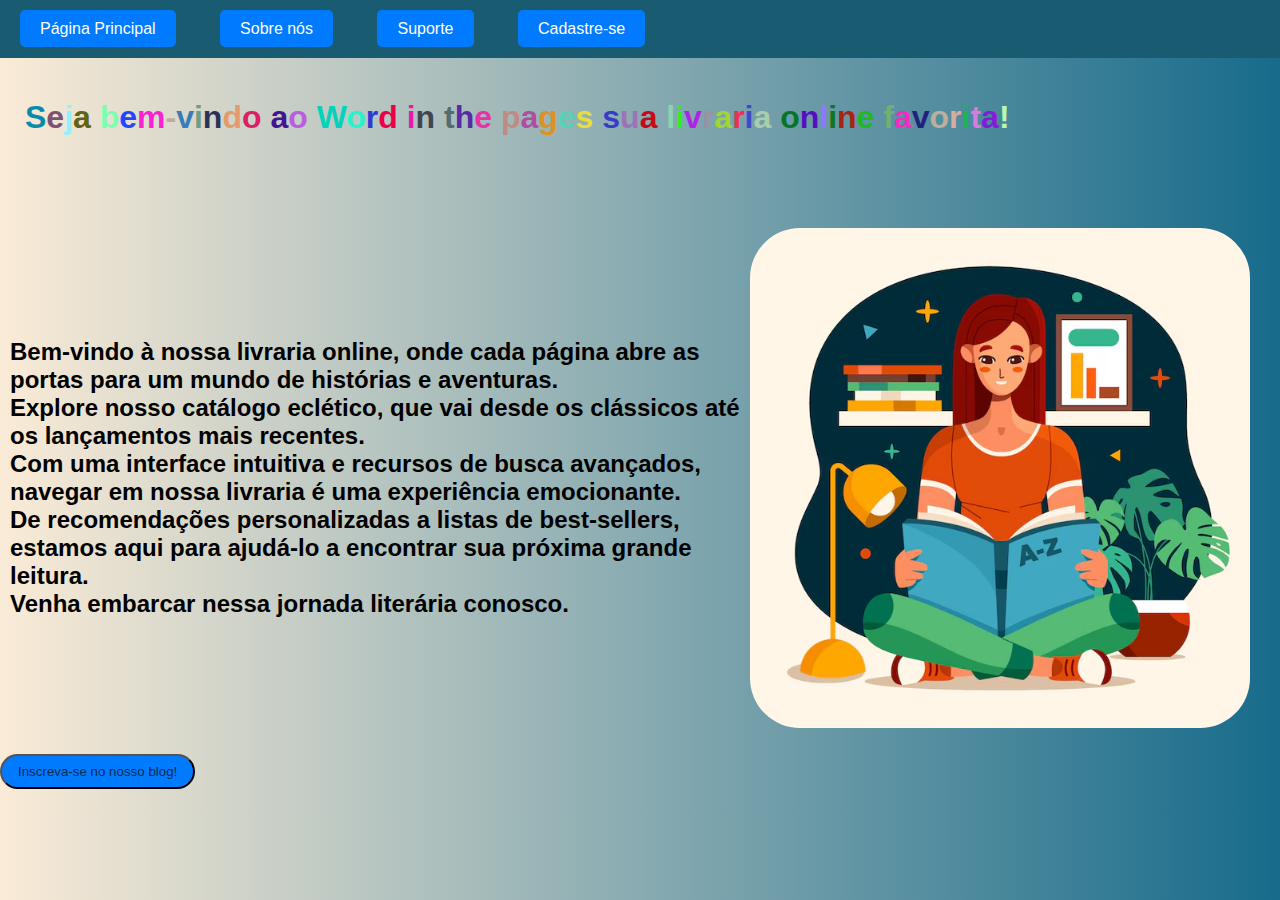
<file: index.html>
<!DOCTYPE html>
<html lang="pt-br">
<head>
    <meta charset="UTF-8">
    <meta name="viewport" content="width=device-width, initial-scale=1.0">
    <link rel="stylesheet" href="style.css">
    <title>Word in the pages</title>
</head>
<body>
    <nav>
        <div class="container">
            <ul>
                <li><a href="index.html" class="btn">Página Principal</a></li>
                <li><a href="sobre.html" class="btn">Sobre nós</a></li>
                <li><a href="suporte.html" class="btn">Suporte</a></li>
                <li><a href="cadastro.html" class="btn">Cadastre-se</a></li>
            </ul>
        </div>
    </nav>

    <div class="container">
        <h1 id="colorful-text">Seja bem-vindo ao Word in the pages sua livraria online favorita!</h1>
    </div>
    
    <main>
        <div class="container1">
            <h2>Bem-vindo à nossa livraria online, onde cada página abre as portas para um mundo de histórias e aventuras.
                <br>
                Explore nosso catálogo eclético, que vai desde os clássicos até os lançamentos mais recentes.
                <br>
                Com uma interface intuitiva e recursos de busca avançados, navegar em nossa livraria é uma experiência emocionante.
                <br>
                De recomendações personalizadas a listas de best-sellers, estamos aqui para ajudá-lo a encontrar sua próxima grande leitura.
                <br>
                Venha embarcar nessa jornada literária conosco.
            </h2>
            <img src="img/ilustracao-de-glossario-desenhada-a-mao_23-2150266887.avif" alt="garota lendo livro">
        </div>
    </main>
    
    <footer> 
        <p><button type="button" onclick="window.location.href='#'">Inscreva-se no nosso blog!</button></p>
    </footer>

    <script src="seu-arquivo-javascript.js"></script>
</body>
</html>
</file>
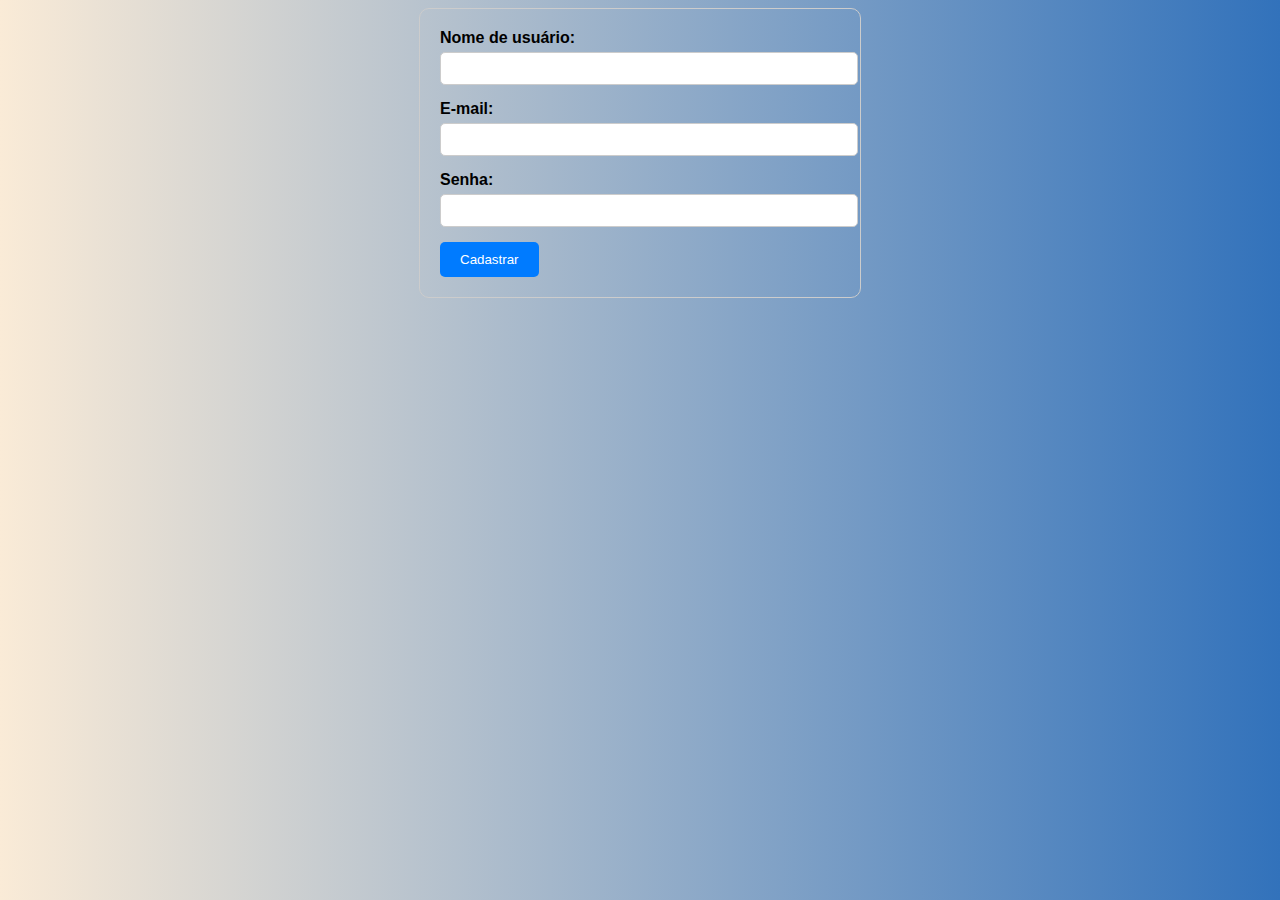
<file: cadastro.html>
<!DOCTYPE html>
<html lang="en">
<head>
    <meta charset="UTF-8">
    <meta name="viewport" content="width=device-width, initial-scale=1.0">
    <title>Cadastre-se</title>
    <style>
        body {
            font-family: 'Franklin Gothic Medium', 'Arial Narrow', Arial, sans-serif;
            background-image: linear-gradient(to left, #3272bb, #FAEBD7);
        }

        form {
            max-width: 400px;
            margin: 0 auto;
            padding: 20px;
            border: 1px solid #ccc;
            border-radius: 10px;
        }

        label {
            display: block;
            margin-bottom: 5px;
            font-weight: bold;
        }

        input[type="text"], input[type="email"], input[type="password"] {
            width: 100%;
            padding: 8px;
            margin-bottom: 15px;
            border: 1px solid #ccc;
            border-radius: 5px;
        }

        input[type="submit"] {
            background-color: #007bff;
            color: #fff;
            border: none;
            border-radius: 5px;
            padding: 10px 20px;
            cursor: pointer;
        }

        input[type="submit"]:hover {
            background-color: #0056b3;
        }
    </style>
</head>
<body>
    <form>
        <label for="username">Nome de usuário:</label>
        <input type="text" id="username" name="username">

        <label for="email">E-mail:</label>
        <input type="email" id="email" name="email">

        <label for="password">Senha:</label>
        <input type="password" id="password" name="password">

        <input type="submit" value="Cadastrar">
    </form>
</body>
</html>
</file>
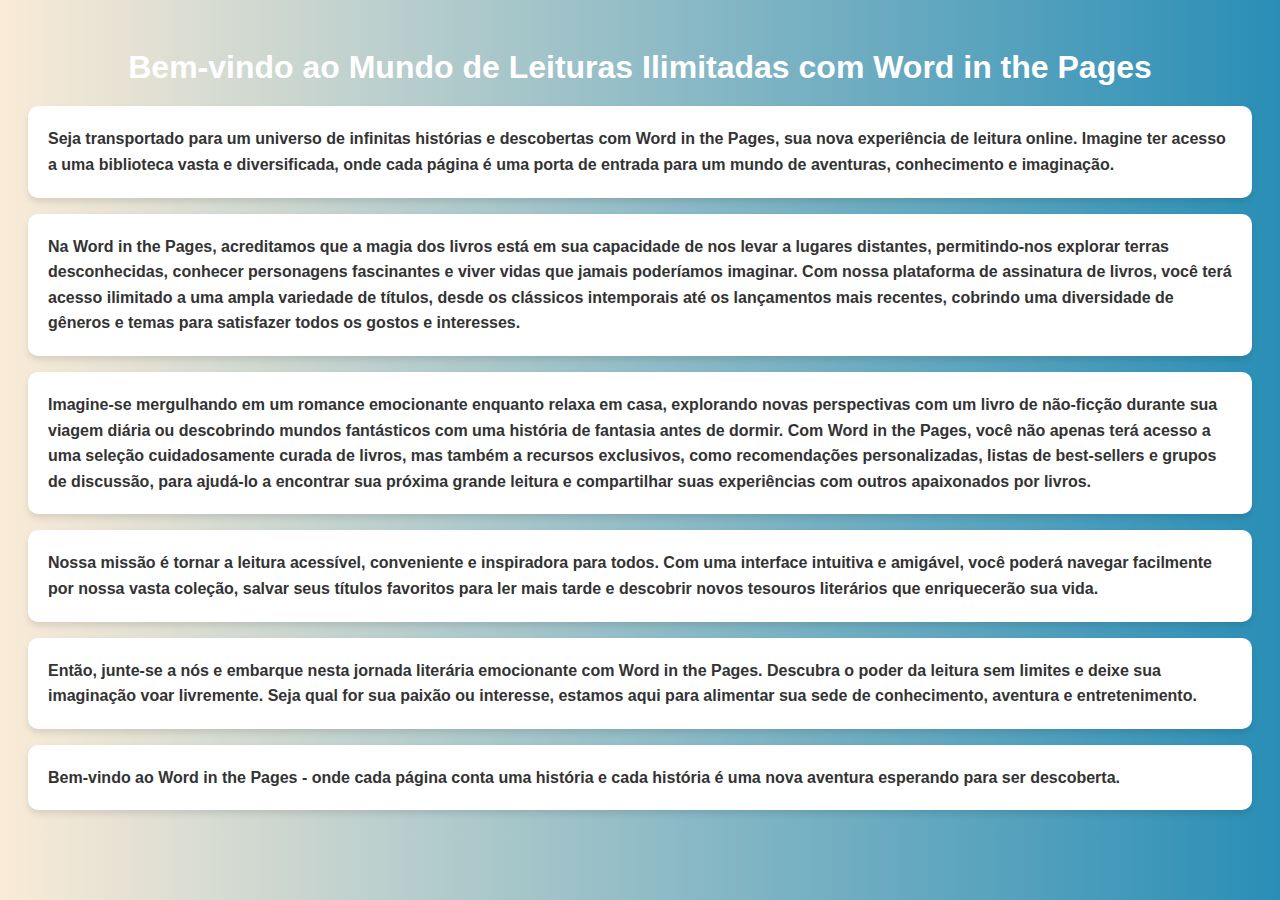
<file: sobre.html>
<!DOCTYPE html>
<html lang="en">
<head>
    <meta charset="UTF-8">
    <meta name="viewport" content="width=device-width, initial-scale=1.0">
    <title>Sobre nós</title>
    <style>
        body {
            font-family: Arial, sans-serif;
            background-image: linear-gradient(to left, #298eb6, #FAEBD7);
            padding: 20px;
        }

        h1 {
            font-family: 'Franklin Gothic Medium', 'Arial Narrow', Arial, sans-serif;
            color: #fff;
            text-align: center;
            margin-bottom: 20px;
        }

        p {
            background-color: #fff;
            padding: 20px;
            border-radius: 10px;
            box-shadow: 0 4px 6px rgba(0, 0, 0, 0.1);
            color: #333;
            line-height: 1.6;
        }

        p:first-of-type {
            margin-top: 0;
        }

        p:last-of-type {
            margin-bottom: 0;
        }
    </style>
</head>
<body>
    <body>
        <h1>Bem-vindo ao Mundo de Leituras Ilimitadas com Word in the Pages</h1>
        <p><strong>Seja transportado para um universo de infinitas histórias e descobertas com Word in the Pages, sua nova experiência de leitura online. Imagine ter acesso a uma biblioteca vasta e diversificada, onde cada página é uma porta de entrada para um mundo de aventuras, conhecimento e imaginação.</strong></p>
        <p><strong>Na Word in the Pages, acreditamos que a magia dos livros está em sua capacidade de nos levar a lugares distantes, permitindo-nos explorar terras desconhecidas, conhecer personagens fascinantes e viver vidas que jamais poderíamos imaginar. Com nossa plataforma de assinatura de livros, você terá acesso ilimitado a uma ampla variedade de títulos, desde os clássicos intemporais até os lançamentos mais recentes, cobrindo uma diversidade de gêneros e temas para satisfazer todos os gostos e interesses.</strong></p>
        <p><strong>Imagine-se mergulhando em um romance emocionante enquanto relaxa em casa, explorando novas perspectivas com um livro de não-ficção durante sua viagem diária ou descobrindo mundos fantásticos com uma história de fantasia antes de dormir. Com Word in the Pages, você não apenas terá acesso a uma seleção cuidadosamente curada de livros, mas também a recursos exclusivos, como recomendações personalizadas, listas de best-sellers e grupos de discussão, para ajudá-lo a encontrar sua próxima grande leitura e compartilhar suas experiências com outros apaixonados por livros.</strong></p>
        <p><strong>Nossa missão é tornar a leitura acessível, conveniente e inspiradora para todos. Com uma interface intuitiva e amigável, você poderá navegar facilmente por nossa vasta coleção, salvar seus títulos favoritos para ler mais tarde e descobrir novos tesouros literários que enriquecerão sua vida.</strong></p>
        <p><strong>Então, junte-se a nós e embarque nesta jornada literária emocionante com Word in the Pages. Descubra o poder da leitura sem limites e deixe sua imaginação voar livremente. Seja qual for sua paixão ou interesse, estamos aqui para alimentar sua sede de conhecimento, aventura e entretenimento.</strong></p>
        <p><strong>Bem-vindo ao Word in the Pages - onde cada página conta uma história e cada história é uma nova aventura esperando para ser descoberta.</strong></p>
    </body>
</html>
</file>
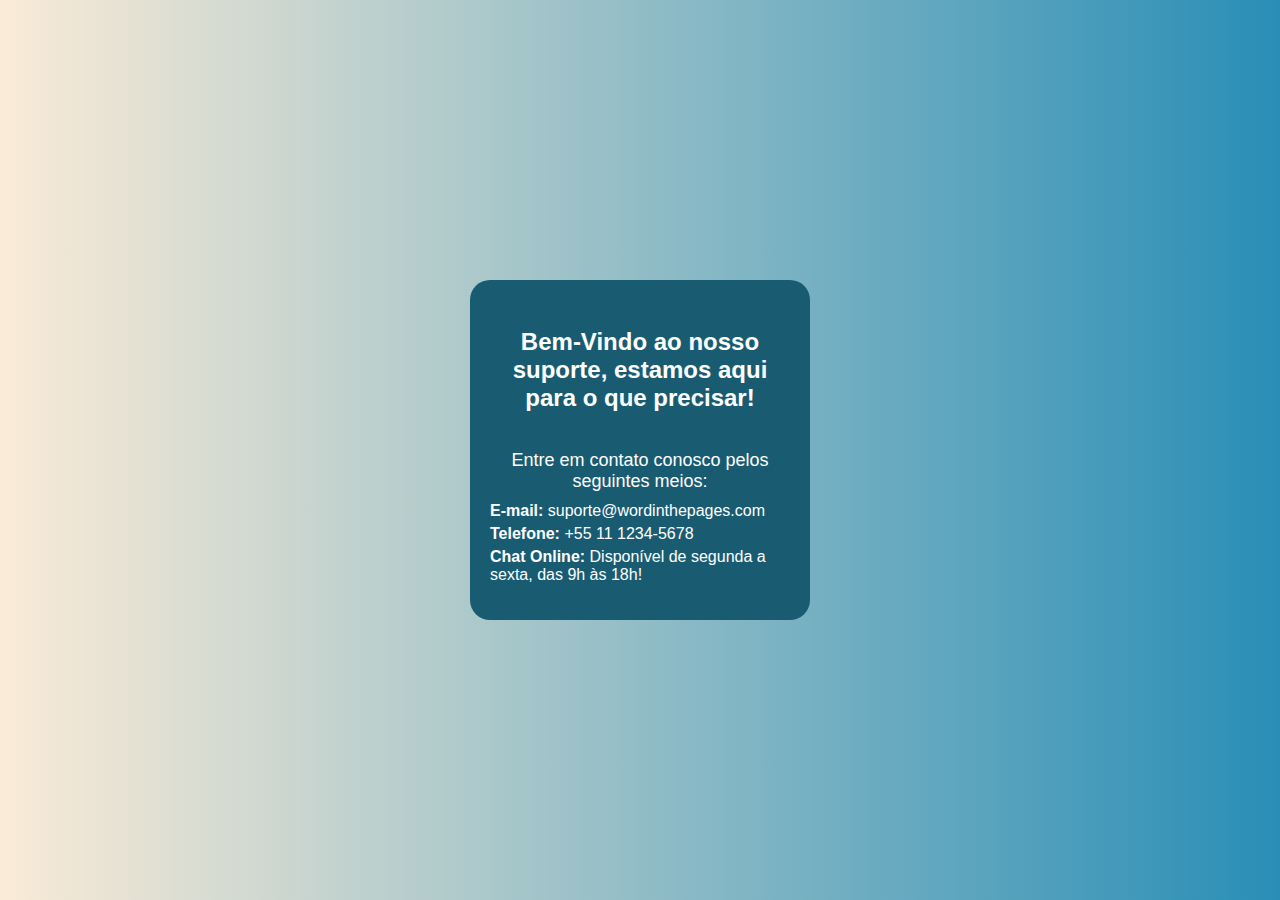
<file: suporte.html>
<!DOCTYPE html>
<html lang="en">
<head>
    <meta charset="UTF-8">
    <meta name="viewport" content="width=device-width, initial-scale=1.0">
    <title>Suporte</title>
    <style>
        body {
            font-family: Arial, sans-serif;
            background-image: linear-gradient(to left, #298eb6, #FAEBD7);
            margin: 0;
            padding: 0;
            display: flex;
            justify-content: center;
            align-items: center;
            height: 100vh;
        }

        .container {
            width: 300px;
            height: 300px;
            background-color: #195c72;
            border-radius: 20px;
            padding: 20px;
            text-align: center;
            color: #fff;
            display: flex;
            flex-direction: column;
            justify-content: center;
            align-items: center;
        }

        .container h1 {
            font-size: 24px;
            margin-bottom: 20px;
        }

        .container p {
            font-size: 18px;
            margin-bottom: 10px;
        }

        .container ul {
            list-style: none;
            padding: 0;
            margin: 0;
            text-align: left;
        }

        .container ul li {
            font-size: 16px;
            margin-bottom: 5px;
        }

        .container strong {
            font-weight: bold;
        }
    </style>
</head>
<body>
    <div class="container">
        <h1>Bem-Vindo ao nosso suporte, estamos aqui para o que precisar!</h1>
        <p>Entre em contato conosco pelos seguintes meios:</p>
        <ul>
            <li><strong>E-mail:</strong> suporte@wordinthepages.com</li>
            <li><strong>Telefone:</strong> +55 11 1234-5678</li>
            <li><strong>Chat Online:</strong> Disponível de segunda a sexta, das 9h às 18h!</li>
        </ul>
    </div>
</body>
</html>
</file>
<file: style.css>
body {
    font-family: Arial, sans-serif;
    background-image: linear-gradient(to left, #176b8b, #FAEBD7);
    padding: 0;
    margin: 0;
    overflow-x: hidden;
}

h1 {
    font-family: 'Franklin Gothic Medium', 'Arial Narrow', Arial, sans-serif;
    margin-left: 5px;
}

.container {
    display: flex;
    justify-content: space-between; 
    align-items: center; 
    padding: 20px;
}

.container ul {
    list-style-type: none;
    padding: 0;
    margin: 0;
}

.container ul li {
    display: inline;
    list-style-type: none;
}

.btn {
    padding: 10px 20px;
    text-decoration: none;
    background-color: #007bff;
    color: #fff;
    border-radius: 5px;
    transition: background-color 0.3s ease;
    font-family: 'Franklin Gothic Medium', 'Arial Narrow', Arial, sans-serif;
    margin-right: 10px;
}

.btn:hover {
    background-color: #0056b3;
}

.container1 {
    margin: 10px;
    margin-top: 50px;
    display: inline-flex; 
    align-items: center; 
}

.container1 img {
    width: 500px; 
    height: 500px; 
    border-radius: 50px;
    margin-right: 20px; 
}

.container1 h2 {
    margin: 0;}

nav {
    width: 100%;
    background-color: #195c72;
}

nav ul {
    display: inline;
}

nav ul li {
    display: inline;
    margin-right: 30px;
}

nav img {
    margin: 10px;
}

footer button {
    margin-bottom: 10px;
    color: #082c52;
    background-color: #007bff;
    padding: 8px 16px;
    border-radius: 50px;
    font-family: 'Franklin Gothic Medium', 'Arial Narrow', Arial, sans-serif;
}

@keyframes brilho {
    0% { text-shadow: none; }
    50% { text-shadow: 0 0 5px #ffdb58; }
    100% { text-shadow: none; }
}

h2:hover {
    animation: brilho 1s infinite;
    cursor: pointer;
}
</file>
